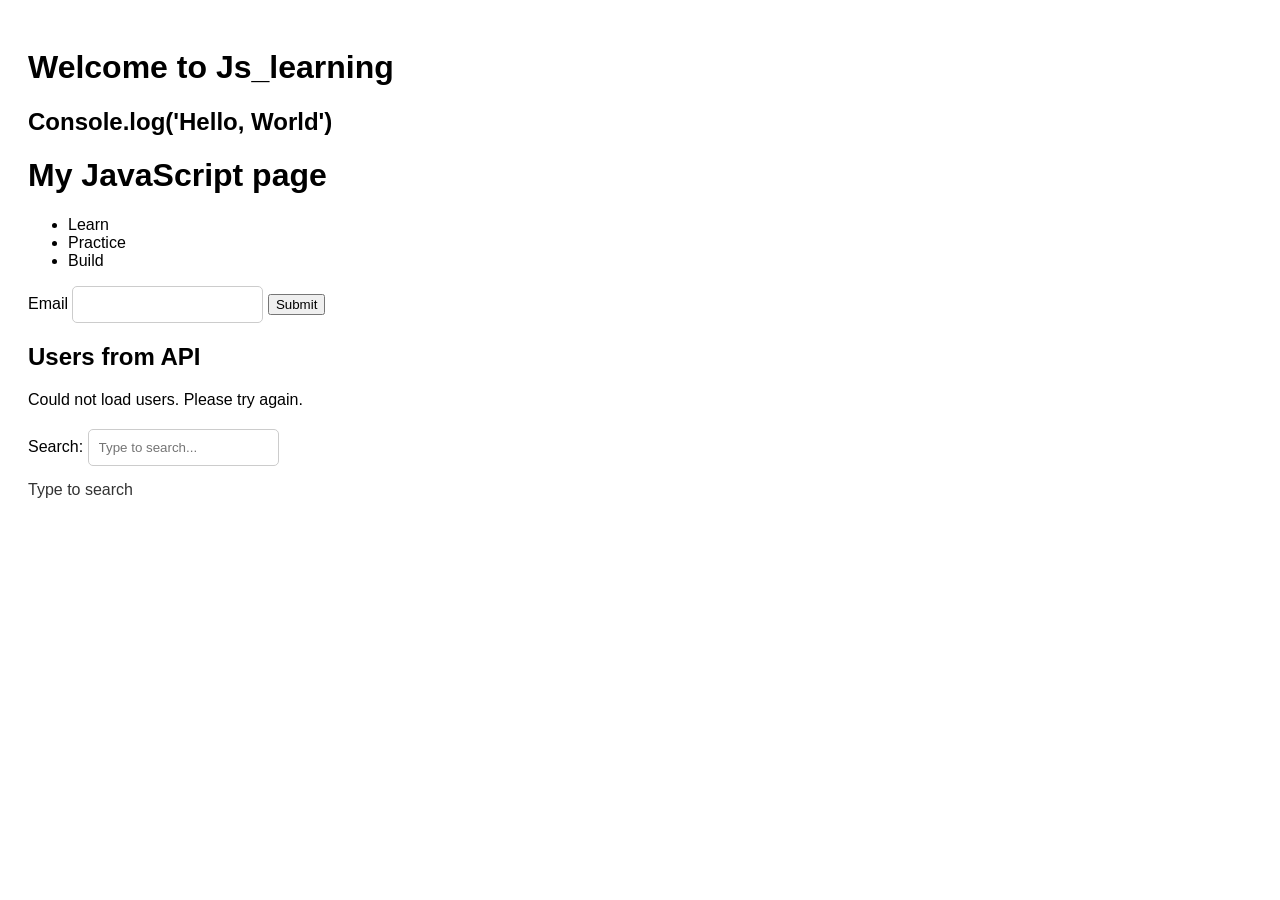
<file: JavaScript_Practice/js_learning/index.html>
<!DOCTYPE html>
<html lang="en">
<head>
    <meta charset="UTF-8">
    <meta name="viewport" content="width=device-width, initial-scale=1.0">
    <title>js_learning</title>
    <link rel="stylesheet" href="style.css">
</head>
<body>
    
    <!-- First program -->
    <h1>Welcome to Js_learning</h1>
    <h2>Console.log('Hello, World')</h2>



    <!-- The DOM: selecting and updating a page -->
    <h1 id="title">Hello</h1>
    <ul id="list"></ul>



    <!-- Events, forms and validation -->
    <form id="signup"><label>Email <input name="email" required></label>
    <button>Submit</button></form><p id="massage" aria-live="polite"></p>



    <!-- Fetch, HTTP and API integration -->
    
    <h2>Users from API</h2>

    <p id="status">Loading users...</p>

    <div id="users-container" class="users-container"></div>




    <!-- Browser APIs, accessibility, security and performance -->

    <label for="search">Search:</label>
    <input type="text" id="search" placeholder="Type to search...">

    <p id="results">Type to search</p>






    <script src="js_learning.js"></script>
</body>
</html>
</file>
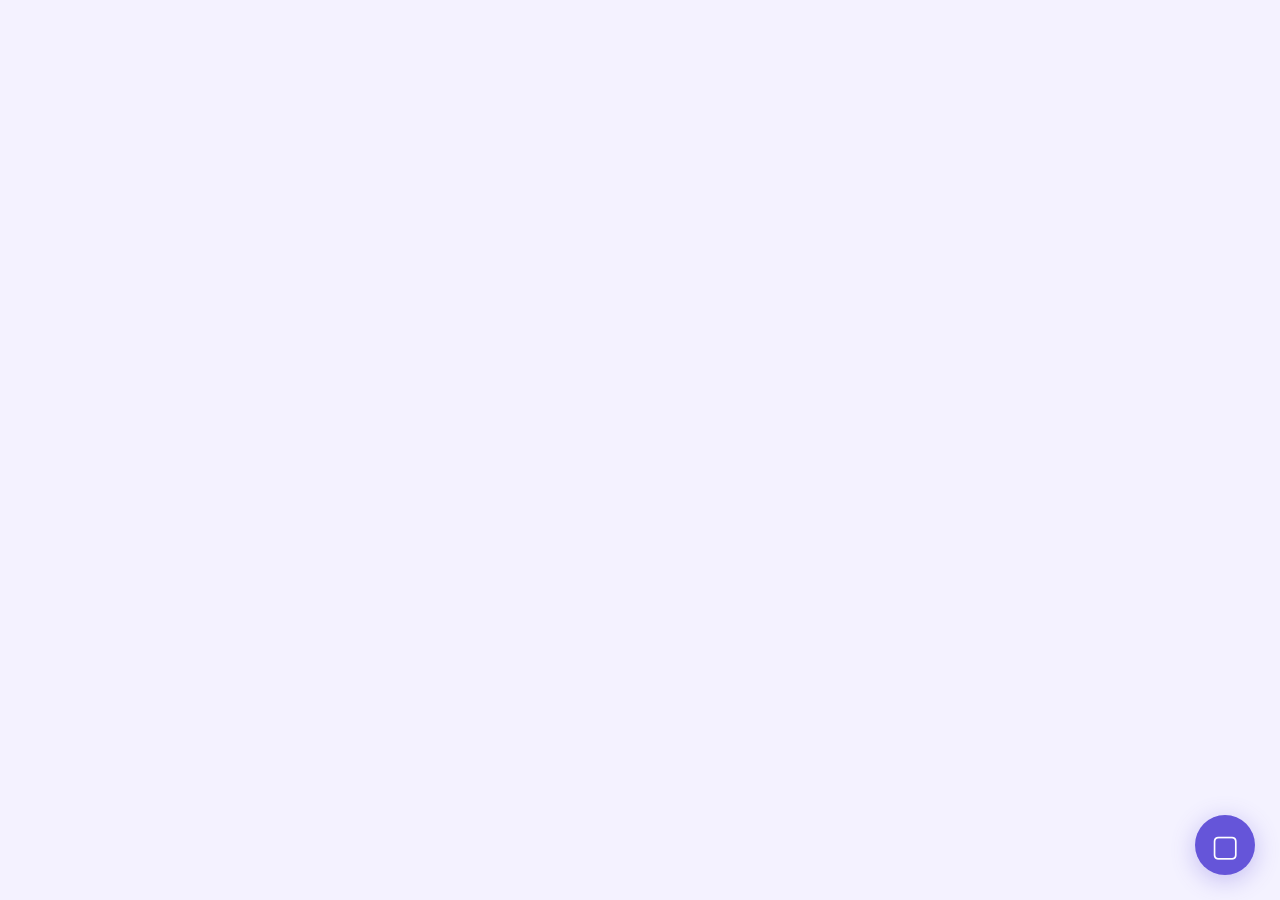
<file: JavaScript_Practice/js_projects/AI chatbot/index.html>
<!DOCTYPE html>
<html lang="en">
<head>
    <meta charset="UTF-8">
    <meta name="viewport" content="width=device-width, initial-scale=1.0">
    <title>AI Chatbox</title>
    <link rel="stylesheet" href="index.css">
</head>
<body>
    
    <!-- Chat launcher -->

<button class="chat-launcher"
        id="chatLauncher"
        aria-label="Open Necris AI">

    <span class="launcher-chat">▢</span>
    <span class="launcher-close">×</span>

</button>


<!-- Chat window -->

<section class="chat-window" id="chatWindow">

    <header class="chat-header">

        <div class="logo">✦</div>

        <div class="header-info">
            <h3>Sapphire :) AI</h3>
            <p>Your AI assistant</p>
        </div>

        <div class="header-actions">

            <button id="historyButton"
                    title="Chat history"
                    aria-label="Chat history">☷</button>

            <button id="newChatButton"
                    title="New chat"
                    aria-label="New chat">＋</button>

            <button id="minimizeButton"
                    title="Close chat"
                    aria-label="Close chat">×</button>

        </div>

    </header>


    <!-- History panel -->

    <div class="history-panel" id="historyPanel">

        <div class="history-heading">

            <h3>Chat history</h3>

            <button class="new-chat-button"
                    id="historyNewChat">+ New chat</button>

        </div>

        <div class="history-list" id="historyList"></div>

    </div>


    <!-- Messages -->

    <div class="messages" id="messages">

        <div class="welcome" id="welcome">

            <div class="welcome-icon">✦</div>

            <h2>How can I help you?</h2>

            <p>
                Ask questions, explore ideas, learn programming,
                or get help understanding a topic.
            </p>

        </div>

    </div>


    <!-- Selected images -->

    <div class="image-preview" id="imagePreview"></div>


    <!-- Composer -->

    <div class="composer-area">

        <div class="composer">

            <button class="tool-button"
                    id="uploadButton"
                    title="Upload images"
                    aria-label="Upload images">＋</button>

            <input type="file"
                   id="imageInput"
                   accept="image/*"
                   multiple
                   hidden>

            <textarea id="messageInput"
                      rows="1"
                      placeholder="Ask Sapphire anything..."
                      aria-label="Message"></textarea>

            <button class="tool-button"
                    id="emojiButton"
                    title="Add emoji"
                    aria-label="Add emoji">☺</button>

            <button class="send-button"
                    id="sendButton"
                    aria-label="Send message">↑</button>

            <div class="emoji-picker" id="emojiPicker" hidden>

                <button>😀</button>
                <button>😂</button>
                <button>😍</button>
                <button>🥹</button>
                <button>🤔</button>
                <button>👍</button>
                <button>❤️</button>
                <button>🔥</button>
                <button>🎉</button>
                <button>💻</button>
                <button>✨</button>
                <button>🙏</button>

            </div>

        </div>

    </div>

    <p class="disclaimer">
        Sapphire AI · Demo mode
    </p>

</section>



    <script src="script.js"></script>
</body>
</html>
</file>
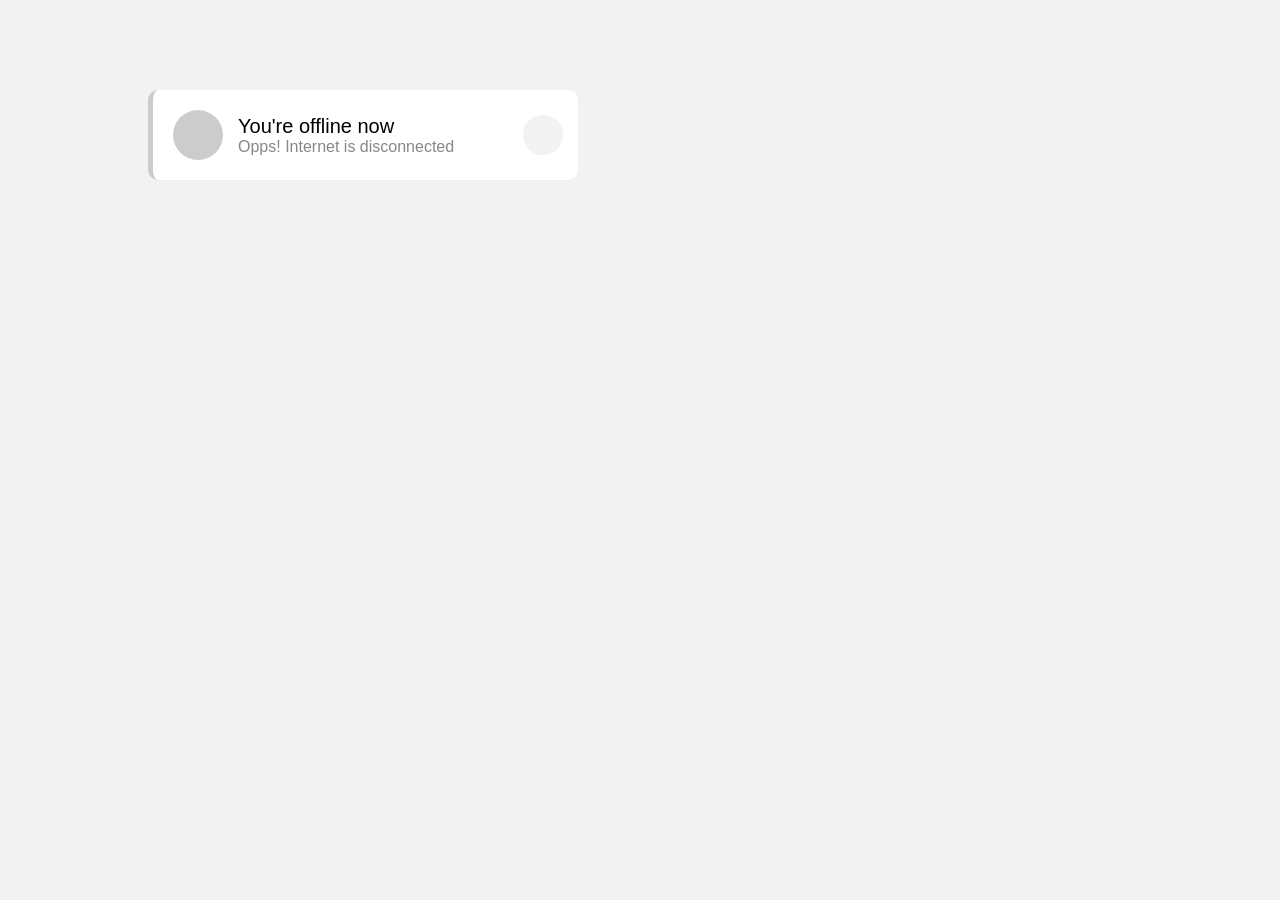
<file: JavaScript_Practice/js_projects/network status/index.html>
<!DOCTYPE html>
<html lang="en">
<head>
    <meta charset="UTF-8">
    <meta name="viewport" content="width=device-width, initial-scale=1.0">
    <title>Network Status</title>
    <link rel="stylesheet" href="index.css">
    <link rel="stylesheet" href="https://unicons.iconscout.com/release/v4.2.0/css/line.css">
</head>
<body>
    
    <div class="wrapper">
        <div class="toast">
            <div class="content">
                <div class="icon"></div>
                <div class="details">
                    <span></span>
                    <p></p>
                </div>
            </div>
            <div class="close-icon"><i class="uil uil-times"></i></div>
        </div>
    </div>


    <script src="script.js"></script>
</body>
</html>
</file>
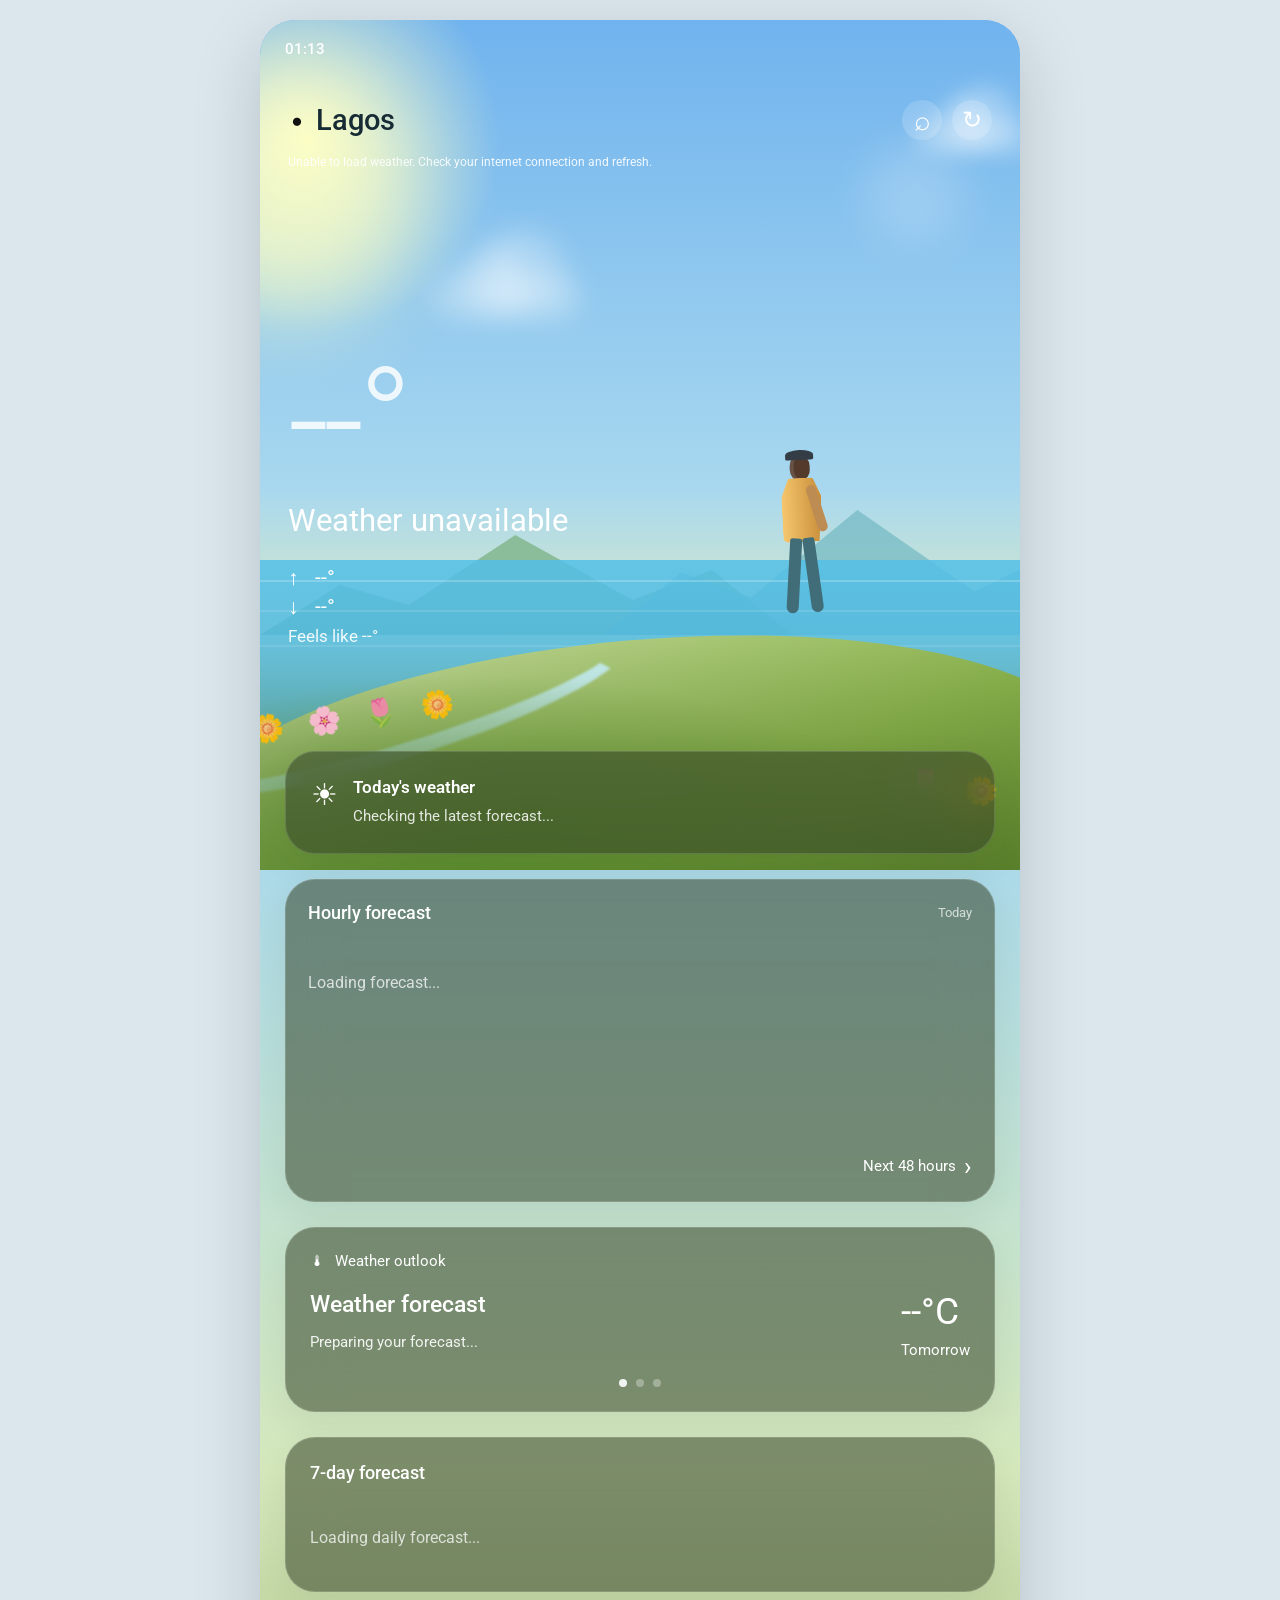
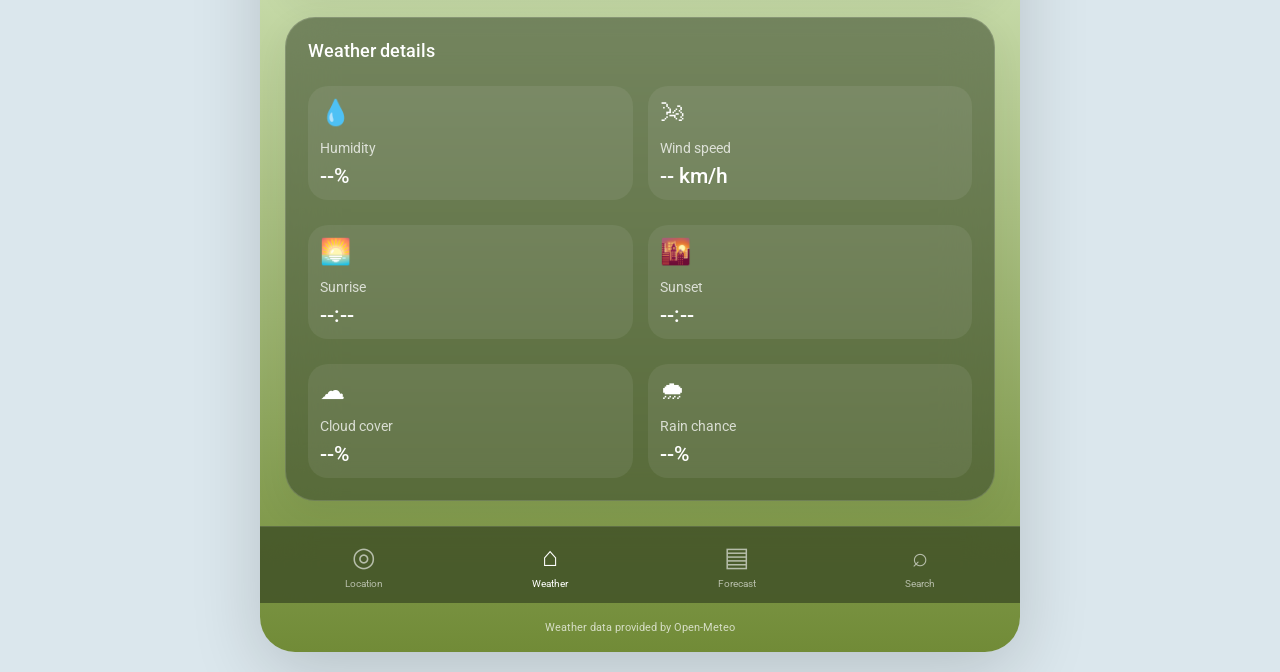
<file: JavaScript_Practice/js_projects/Weather App/index.html>
<!DOCTYPE html>
<html lang="en">
<head>
    <meta charset="UTF-8">
    <meta name="viewport" content="width=device-width, initial-scale=1.0">
    <meta name="theme-color" content="#78b8e9">

    <title>Weather App</title>

    <link rel="stylesheet" href="style.css">

    <link rel="preconnect" href="https://fonts.googleapis.com">
    <link rel="preconnect" href="https://fonts.gstatic.com" crossorigin>

    <link href="https://fonts.googleapis.com/css2?family=Roboto:wght@300;400;500;600;700&display=swap"
          rel="stylesheet">
</head>

<body>

    <main class="weather-app" id="weatherApp">

        <!-- Background -->
        <div class="background-scene" id="backgroundScene">
            <div class="sun-glow"></div>
            <div class="sun"></div>
            <div class="cloud cloud-one"></div>
            <div class="cloud cloud-two"></div>

            <div class="mountains">
                <div class="mountain mountain-one"></div>
                <div class="mountain mountain-two"></div>
            </div>

            <div class="ocean"></div>
            <div class="land"></div>

            <div class="river"></div>

            <div class="grass"></div>

            <div class="flowers flowers-one">🌼 🌸 🌷 🌼</div>
            <div class="flowers flowers-two">🌷 🌼 🌸 🌺</div>

            <div class="person">
                <div class="person-head"></div>
                <div class="person-body"></div>
                <div class="person-arm"></div>
                <div class="person-leg leg-one"></div>
                <div class="person-leg leg-two"></div>
            </div>
        </div>

        <!-- Top status bar -->
        <header class="top-bar">
            <span id="deviceTime">16:45</span>
        </header>

        <!-- Location -->
        <section class="location-section">

            <div class="location-name">
                <span class="location-pin">●</span>
                <span id="cityName">Lagos</span>
            </div>

            <button class="icon-button search-button"
                    id="openSearch"
                    aria-label="Search city">
                ⌕
            </button>

            <button class="icon-button refresh-button"
                    id="refreshWeather"
                    aria-label="Refresh weather">
                ↻
            </button>

        </section>

        <!-- Search panel -->
        <form class="search-panel hidden" id="searchForm">

            <input
                type="text"
                id="cityInput"
                placeholder="Search city..."
                autocomplete="off"
                required
            >

            <button type="submit">Search</button>

            <button type="button" id="closeSearch">✕</button>

        </form>

        <p class="status-message" id="statusMessage" role="status">
            Getting the latest weather...
        </p>

        <!-- Current weather -->
        <section class="current-weather">

            <div class="temperature" id="currentTemperature">--°</div>

            <div class="weather-description" id="weatherDescription">
                Loading weather...
            </div>

            <div class="high-low">
                <div>
                    <span>↑</span>
                    <span id="highTemperature">--°</span>
                </div>

                <div>
                    <span>↓</span>
                    <span id="lowTemperature">--°</span>
                </div>
            </div>

            <div class="feels-like">
                Feels like <span id="feelsLike">--°</span>
            </div>

        </section>

        <!-- Heat/weather message -->
        <section class="weather-alert glass-card">

            <div class="alert-icon" id="alertIcon">☀</div>

            <div>
                <h3 id="alertTitle">Today's weather</h3>
                <p id="alertDescription">
                    Checking the latest forecast...
                </p>
            </div>

        </section>

        <!-- Hourly forecast -->
        <section class="hourly-card glass-card">

            <div class="section-heading">
                <h2>Hourly forecast</h2>
                <span id="hourlyDate">Today</span>
            </div>

            <div class="hourly-list" id="hourlyForecast">

                <div class="loading-item">Loading forecast...</div>

            </div>

            <div class="temperature-chart">
                <svg
                    id="temperatureChart"
                    viewBox="0 0 340 80"
                    preserveAspectRatio="none"
                    aria-label="Hourly temperature graph"
                >
                    <defs>
                        <linearGradient id="chartGradient"
                                        x1="0" y1="0"
                                        x2="1" y2="0">
                            <stop offset="0%" stop-color="#ffbb43"/>
                            <stop offset="100%" stop-color="#ff8c25"/>
                        </linearGradient>
                    </defs>

                    <path id="chartPath"
                          d=""
                          fill="none"
                          stroke="url(#chartGradient)"
                          stroke-width="3"
                          stroke-linecap="round"/>
                </svg>
            </div>

            <div class="hourly-details" id="hourlyDetails"></div>

            <button class="text-button" id="showMoreHours">
                Next 48 hours <span>›</span>
            </button>

        </section>

        <!-- Weather highlight -->
        <section class="highlight-card glass-card">

            <div class="highlight-heading">
                <span>🌡</span>
                <span>Weather outlook</span>
            </div>

            <div class="highlight-content">

                <div>
                    <h3 id="highlightTitle">Weather forecast</h3>

                    <p id="highlightDescription">
                        Preparing your forecast...
                    </p>
                </div>

                <div class="tomorrow-temperature">
                    <strong id="tomorrowTemperature">--°C</strong>
                    <span>Tomorrow</span>
                </div>

            </div>

            <div class="dots">
                <span class="active"></span>
                <span></span>
                <span></span>
            </div>

        </section>

        <!-- Daily forecast -->
        <section class="daily-card glass-card">

            <div class="section-heading">
                <h2>7-day forecast</h2>
            </div>

            <div class="daily-list" id="dailyForecast">

                <div class="loading-item">Loading daily forecast...</div>

            </div>

        </section>

        <!-- Weather details -->
        <section class="details-card glass-card">

            <div class="section-heading">
                <h2>Weather details</h2>
            </div>

            <div class="details-grid">

                <div class="detail-item">
                    <span>💧</span>
                    <p>Humidity</p>
                    <strong id="humidity">--%</strong>
                </div>

                <div class="detail-item">
                    <span>🌬</span>
                    <p>Wind speed</p>
                    <strong id="windSpeed">-- km/h</strong>
                </div>

                <div class="detail-item">
                    <span>🌅</span>
                    <p>Sunrise</p>
                    <strong id="sunrise">--:--</strong>
                </div>

                <div class="detail-item">
                    <span>🌇</span>
                    <p>Sunset</p>
                    <strong id="sunset">--:--</strong>
                </div>

                <div class="detail-item">
                    <span>☁</span>
                    <p>Cloud cover</p>
                    <strong id="cloudCover">--%</strong>
                </div>

                <div class="detail-item">
                    <span>🌧</span>
                    <p>Rain chance</p>
                    <strong id="rainChance">--%</strong>
                </div>

            </div>

        </section>

        <!-- Bottom navigation -->
        <nav class="bottom-navigation">

            <button id="locationButton" aria-label="Use my location">
                <span>◎</span>
                <small>Location</small>
            </button>

            <button id="homeButton" class="nav-active" aria-label="Home">
                <span>⌂</span>
                <small>Weather</small>
            </button>

            <button id="forecastButton" aria-label="Forecast">
                <span>▤</span>
                <small>Forecast</small>
            </button>

            <button id="searchNavigation" aria-label="Search">
                <span>⌕</span>
                <small>Search</small>
            </button>

        </nav>

        <footer class="app-footer">
            Weather data provided by Open-Meteo
        </footer>

    </main>

    <script src="script.js"></script>

</body>
</html>
</file>
<file: JavaScript_Practice/js_learning/style.css>
/* Fetch, HTTP and API integration */

.users-container {
    display: grid;
    grid-template-columns: repeat(auto-fit, minmax(150px, 1fr));
    gap: 20px;
    margin-top: 20px;
}

.user-card {
    text-align: center;
    padding: 20px;
    border: 1px solid #ddd;
    border-radius: 12px;
    background: #fff;
}

.user-card img {
    width: 100px;
    height: 100px;
    border-radius: 50%;
    object-fit: cover;
}

.user-card h3 {
    margin-top: 12px;
    font-size: 16px;
    color: #222;
}



/* Browser APIs, accessibility, security and performance */

body {
    font-family: Arial, sans-serif;
    padding: 20px;
}

input {
    padding: 10px;
    border: 1px solid #ccc;
    border-radius: 5px;
}

#results {
    margin-top: 15px;
    color: #333;
}
</file>
<file: JavaScript_Practice/js_projects/AI chatbot/index.css>
* {
    margin: 0;
    padding: 0;
    box-sizing: border-box;
}

:root {
    --primary: #6555d9;
    --primary-dark: #5042bd;
    --background: #ffffff;
    --text: #252525;
    --secondary: #f4f4f7;
    --border: #e5e5eb;
}

body {
    font-family: Arial, sans-serif;
    background: #f4f2ff;
    color: var(--text);
}

/* Floating chat button */

.chat-launcher {
    position: fixed;
    right: 25px;
    bottom: 25px;

    width: 60px;
    height: 60px;

    border: none;
    border-radius: 50%;

    background: var(--primary);
    color: white;

    font-size: 30px;
    cursor: pointer;

    display: flex;
    justify-content: center;
    align-items: center;

    box-shadow: 0 5px 25px #6555d955;

    z-index: 1000;

    transition: 0.3s;
}

.chat-launcher:hover {
    background: var(--primary-dark);
    transform: scale(1.05);
}

.launcher-close {
    display: none;
}

/* Main chat window */

.chat-window {
    position: fixed;

    right: 25px;
    bottom: 100px;

    width: 390px;
    height: 570px;

    max-width: calc(100vw - 30px);
    max-height: calc(100dvh - 120px);

    background: var(--background);

    border-radius: 18px;

    display: flex;
    flex-direction: column;

    overflow: hidden;

    box-shadow: 0 15px 60px #24204430;

    opacity: 0;
    visibility: hidden;

    transform: translateY(20px) scale(.96);

    transition: 0.25s ease;

    z-index: 999;
}

.chat-window.active {
    opacity: 1;
    visibility: visible;
    transform: translateY(0) scale(1);
}

/* Header */

.chat-header {
    height: 68px;
    flex-shrink: 0;

    display: flex;
    align-items: center;

    padding: 12px 15px;

    gap: 10px;

    background: var(--primary);
    color: white;
}

.logo {
    width: 37px;
    height: 37px;

    border-radius: 50%;

    display: flex;
    align-items: center;
    justify-content: center;

    background: white;
    color: var(--primary);

    font-size: 22px;
    font-weight: bold;
}

.header-info {
    flex: 1;
}

.header-info h3 {
    font-size: 16px;
    margin-bottom: 4px;
}

.header-info p {
    font-size: 11px;
    opacity: 0.85;
}

.header-actions {
    display: flex;
    gap: 5px;
}

.header-actions button {
    width: 32px;
    height: 32px;

    border: none;
    border-radius: 7px;

    background: transparent;
    color: white;

    font-size: 23px;
    cursor: pointer;
}

.header-actions button:hover {
    background: #ffffff25;
}

/* History panel */

.history-panel {
    position: absolute;
    inset: 68px 0 0;

    background: white;
    z-index: 20;

    display: none;
    flex-direction: column;
}

.history-panel.active {
    display: flex;
}

.history-heading {
    padding: 15px;
    border-bottom: 1px solid var(--border);

    display: flex;
    align-items: center;
    justify-content: space-between;
}

.history-heading h3 {
    font-size: 15px;
}

.new-chat-button {
    border: none;
    border-radius: 8px;
    background: var(--primary);
    color: white;
    padding: 9px 12px;
    cursor: pointer;
}

.history-list {
    padding: 10px;
    overflow-y: auto;
    flex: 1;
}

.history-item {
    display: flex;
    align-items: center;
    gap: 5px;

    padding: 10px;
    margin-bottom: 5px;

    border-radius: 9px;

    cursor: pointer;
}

.history-item:hover,
.history-item.selected {
    background: #f0eeff;
}

.history-title {
    flex: 1;
    min-width: 0;

    overflow: hidden;
    white-space: nowrap;
    text-overflow: ellipsis;

    font-size: 13px;
}

.delete-chat {
    border: none;
    background: transparent;
    color: #888;

    padding: 5px;
    cursor: pointer;
}

.delete-chat:hover {
    color: #e33;
}

/* Messages */

.messages {
    flex: 1;

    overflow-y: auto;

    padding: 20px 14px;

    display: flex;
    flex-direction: column;
    gap: 20px;

    scroll-behavior: smooth;
}

.welcome {
    text-align: center;
    margin: auto 0;
    padding: 15px;
}

.welcome-icon {
    width: 55px;
    height: 55px;

    margin: 0 auto 15px;

    display: flex;
    justify-content: center;
    align-items: center;

    background: #efedff;
    color: var(--primary);

    border-radius: 18px;

    font-size: 28px;
}

.welcome h2 {
    font-size: 21px;
    margin-bottom: 8px;
}

.welcome p {
    font-size: 13px;
    line-height: 1.6;
    color: #777;
}

.message-row {
    display: flex;
    align-items: flex-start;
    gap: 9px;

    animation: messageAppear .25s ease;
}

@keyframes messageAppear {
    from {
        opacity: 0;
        transform: translateY(8px);
    }

    to {
        opacity: 1;
        transform: translateY(0);
    }
}

.message-avatar {
    width: 28px;
    height: 28px;

    border-radius: 50%;

    flex-shrink: 0;

    display: flex;
    justify-content: center;
    align-items: center;

    background: #efedff;
    color: var(--primary);

    font-weight: bold;
}

.message-content {
    max-width: 85%;

    padding: 11px 13px;

    font-size: 13px;
    line-height: 1.7;

    overflow-wrap: anywhere;

    border-radius: 4px 13px 13px 13px;
    background: var(--secondary);
}

.message-content pre {
    white-space: pre-wrap;
    overflow-wrap: anywhere;

    background: #20202b;
    color: #f2f2f2;

    padding: 12px;
    border-radius: 9px;

    overflow-x: auto;
    font-size: 12px;
}

.message-content code {
    font-family: Consolas, monospace;
}

.message-content img {
    display: block;
    max-width: 100%;
    max-height: 200px;

    object-fit: contain;
    border-radius: 8px;

    margin-top: 8px;
}

.user-row {
    justify-content: flex-end;
}

.user-row .message-content {
    background: var(--primary);
    color: white;

    border-radius: 13px 4px 13px 13px;

    white-space: pre-wrap;
}

.user-row .message-avatar {
    display: none;
}

/* Typing animation */

.typing {
    display: flex;
    align-items: center;
    gap: 5px;
    padding: 5px 0;
}

.typing span {
    width: 7px;
    height: 7px;

    border-radius: 50%;

    background: var(--primary);

    animation: typing 1s infinite ease-in-out;
}

.typing span:nth-child(2) {
    animation-delay: .15s;
}

.typing span:nth-child(3) {
    animation-delay: .3s;
}

@keyframes typing {
    0%, 60%, 100% {
        transform: translateY(0);
        opacity: .4;
    }

    30% {
        transform: translateY(-6px);
        opacity: 1;
    }
}

/* Image preview */

.image-preview {
    display: flex;
    gap: 8px;
    flex-wrap: wrap;

    padding: 5px 14px;
}

.image-preview:empty {
    display: none;
}

.preview-item {
    position: relative;
}

.preview-item img {
    width: 50px;
    height: 50px;

    object-fit: cover;
    border-radius: 8px;
}

.preview-item button {
    position: absolute;
    right: -5px;
    top: -5px;

    border: none;
    border-radius: 50%;

    background: #222;
    color: white;

    width: 20px;
    height: 20px;

    cursor: pointer;
}

/* Composer */

.composer-area {
    flex-shrink: 0;
    padding: 10px 12px 5px;
}

.composer {
    position: relative;

    display: flex;
    align-items: flex-end;
    gap: 5px;

    padding: 7px;

    border: 1px solid #dcdce5;
    border-radius: 17px;

    background: white;
}

.composer:focus-within {
    border-color: #a49ae9;
    box-shadow: 0 0 0 3px #6555d910;
}

.composer button {
    flex-shrink: 0;
}

.tool-button {
    width: 32px;
    height: 32px;

    border: none;
    border-radius: 9px;

    background: transparent;
    color: #777;

    font-size: 22px;
    cursor: pointer;
}

.tool-button:hover {
    background: #f0eeff;
    color: var(--primary);
}

#messageInput {
    flex: 1;
    min-width: 0;

    resize: none;

    border: none;
    outline: none;

    padding: 9px 3px;

    max-height: 100px;
    overflow-y: auto;

    background: transparent;

    font-family: inherit;
    font-size: 13px;
    line-height: 1.5;
}

#messageInput::placeholder {
    color: #999;
}

.send-button {
    width: 34px;
    height: 34px;

    border: none;
    border-radius: 11px;

    background: var(--primary);
    color: white;

    font-size: 20px;
    cursor: pointer;
}

.send-button:hover {
    background: var(--primary-dark);
}

.send-button:disabled {
    opacity: .5;
    cursor: wait;
}

.emoji-picker {
    position: absolute;
    bottom: 55px;
    left: 35px;

    width: 220px;

    display: grid;
    grid-template-columns: repeat(6, 1fr);
    gap: 5px;

    padding: 10px;

    border-radius: 12px;
    border: 1px solid var(--border);

    background: white;
    box-shadow: 0 5px 25px #00000015;
}

.emoji-picker[hidden] {
    display: none;
}

.emoji-picker button {
    border: none;
    background: transparent;

    font-size: 20px;
    padding: 5px;

    cursor: pointer;
}

.emoji-picker button:hover {
    background: #f0eeff;
    border-radius: 5px;
}

.disclaimer {
    text-align: center;
    color: #999;

    font-size: 10px;

    padding: 8px 0 10px;
}

/* Mobile */

@media (max-width: 480px) {
    .chat-window {
        right: 10px;
        bottom: 85px;

        width: calc(100vw - 20px);
        height: calc(100dvh - 105px);

        max-height: none;
    }

    .chat-launcher {
        right: 17px;
        bottom: 17px;

        width: 55px;
        height: 55px;
    }
}
</file>
<file: JavaScript_Practice/js_projects/network status/index.css>
* {
    margin: 0;
    padding: 0;
    box-sizing: border-box;
    font-family: 'Poppins', sans-serif;
}

body {
    background: #f2f2f2;
}

.wrapper {
    position: absolute;
    top: 10%;
    left: 10%;
    animation: show_toast 1s ease forwards;
}

@keyframes show_toast {
    0%{
        transform: translateX(-100%);
    }
    40%{
        transform: translateX(10%);
    }
    80%, 100%{
        transform: translateX(20px);
    }
}

.wrapper.hide {
    animation: hide_toast 1s ease forwards;
}
@keyframes hide_toast {
    0%{
        transform: translateX(20px);
    }
    40%{
        transform: translateX(10%);
    }
    80%, 100%{
        opacity: 0;
        pointer-events: none;
        transform: translateX(-100%);
    }
}

.wrapper .toast {
    background: #fff;
    padding: 20px 15px 20px 20px;
    border-radius: 10px;
    width: 430px;
    display: flex;
    border-left: 5px solid #2ecc71;
    align-items: center;
    justify-content: space-between;
    box-shadow: 1px 7px -5px rgba(0,0,0,0.15);
}

.wrapper .toast.offline {
    border-color: #ccc;
}

.toast .content {
    display: flex;
    align-items: center;
}

.toast .content .icon {
    font-size: 25px;
    background: #2ecc71;
    height: 50px;
    width: 50px;
    line-height: 50px;
    text-align: center;
    border-radius: 50%;
    color: #fff;
}

.toast.offline .content .icon {
    background: #ccc;
}

.toast .content .details {
    margin-left: 15px;
}

.content .details span {
    font-size: 20px;
    font-weight: 500;
}

.content .details p {
    color: #878787;
}

.toast .close-icon {
    background: #f2f2f2;
    height: 40px;
    width: 40px;
    text-align: center;
    line-height: 40px;
    font-size: 23px;
    cursor: pointer;
    color: #878787;
    border-radius: 50%;
}
</file>
<file: JavaScript_Practice/js_projects/Weather App/style.css>
/* ================================
   GLOBAL STYLES
================================ */

* {
    margin: 0;
    padding: 0;
    box-sizing: border-box;
}

:root {
    --text-color: #ffffff;
    --glass-background: rgba(51, 67, 39, 0.55);
    --glass-border: rgba(255, 255, 255, 0.14);
    --accent-color: #ffb735;
}

html {
    scroll-behavior: smooth;
}

body {
    font-family: 'Roboto', sans-serif;
    background: #d2e8f8;
    color: var(--text-color);
    min-height: 100vh;
}

button,
input {
    font: inherit;
}

button {
    cursor: pointer;
    color: inherit;
}

.weather-app {
    position: relative;
    isolation: isolate;
    min-height: 100vh;
    max-width: 760px;
    margin: auto;
    overflow: hidden;
    background: linear-gradient(
        180deg,
        #73b5ed 0%,
        #a7d8ed 35%,
        #d5e8bc 65%,
        #718b37 100%
    );
}

/* ================================
   BACKGROUND SCENE
================================ */

.background-scene {
    position: absolute;
    inset: 0 0 auto;
    height: 850px;
    overflow: hidden;
    z-index: -1;
    background:
        radial-gradient(
            circle at 6% 14%,
            rgba(255, 255, 200, 0.95),
            transparent 19%
        ),
        linear-gradient(
            180deg,
            #70b3ee 0%,
            #a8d8ef 55%,
            #e4edbf 76%,
            #94b84f 100%
        );
}

.sun-glow {
    position: absolute;
    top: 60px;
    left: -90px;
    width: 240px;
    height: 240px;
    border-radius: 50%;
    background: rgba(255, 255, 194, 0.65);
    filter: blur(45px);
}

.sun {
    position: absolute;
    top: 125px;
    right: 55px;
    width: 100px;
    height: 100px;
    border-radius: 50%;
    background: rgba(255, 255, 255, 0.18);
    filter: blur(20px);
}

.cloud {
    position: absolute;
    width: 115px;
    height: 35px;
    border-radius: 50px;
    background: rgba(255, 255, 255, 0.26);
    filter: blur(10px);
}

.cloud::before,
.cloud::after {
    content: "";
    position: absolute;
    border-radius: 50%;
    background: inherit;
}

.cloud::before {
    width: 55px;
    height: 55px;
    top: -23px;
    left: 20px;
}

.cloud::after {
    width: 65px;
    height: 65px;
    top: -35px;
    right: 13px;
}

.cloud-one {
    top: 100px;
    right: -10px;
}

.cloud-two {
    top: 260px;
    left: 25%;
    transform: scale(1.3);
}

.ocean {
    position: absolute;
    top: 540px;
    left: 0;
    width: 100%;
    height: 170px;
    background: linear-gradient(
        180deg,
        rgba(83, 192, 231, 0.85),
        rgba(72, 176, 220, 0.8)
    );
}

.ocean::after {
    content: "";
    position: absolute;
    top: 20px;
    left: 0;
    width: 100%;
    height: 2px;
    background: rgba(255, 255, 255, 0.22);
    box-shadow:
        0 30px rgba(255, 255, 255, 0.12),
        0 65px rgba(255, 255, 255, 0.1);
}

.mountains {
    position: absolute;
    top: 475px;
    width: 100%;
    height: 140px;
}

.mountain {
    position: absolute;
    bottom: 0;
    width: 70%;
    height: 100px;
    background: #8bbd9a;
    clip-path: polygon(
        0 100%,
        15% 50%,
        28% 70%,
        48% 0,
        70% 65%,
        85% 35%,
        100% 100%
    );
}

.mountain-two {
    right: -15%;
    height: 125px;
    opacity: 0.65;
    background: #6eb6c1;
}

.land {
    position: absolute;
    top: 620px;
    left: -10%;
    width: 120%;
    height: 300px;
    border-radius: 50% 50% 0 0;
    background: linear-gradient(
        160deg,
        #c7dba0,
        #8bb34d 60%,
        #688e35
    );
    transform: rotate(-5deg);
}

.river {
    position: absolute;
    top: 645px;
    left: -15%;
    width: 65%;
    height: 95px;
    border-radius: 50%;
    border: 15px solid rgba(203, 243, 255, 0.9);
    border-top-color: transparent;
    border-right-color: transparent;
    transform: rotate(-17deg);
    filter: blur(1px);
}

.grass {
    position: absolute;
    bottom: 0;
    width: 100%;
    height: 230px;
    background:
        radial-gradient(
            ellipse at 30% 100%,
            #5d8d2f,
            transparent 60%
        ),
        linear-gradient(
            180deg,
            transparent,
            rgba(69, 106, 30, 0.55)
        );
}

.flowers {
    position: absolute;
    font-size: 27px;
    letter-spacing: 8px;
    white-space: nowrap;
    opacity: 0.9;
}

.flowers-one {
    top: 680px;
    left: -10px;
    transform: rotate(-8deg);
}

.flowers-two {
    top: 760px;
    right: -100px;
    transform: rotate(8deg);
}

/* Decorative person */

.person {
    position: absolute;
    top: 435px;
    right: 25%;
    width: 58px;
    height: 190px;
    z-index: 2;
    transform: rotate(-3deg);
}

.person-head {
    position: absolute;
    top: 0;
    left: 22px;
    width: 20px;
    height: 25px;
    border-radius: 45% 45% 40% 40%;
    background: #533a2b;
    box-shadow: inset 4px 0 rgba(255, 255, 255, 0.12);
}

.person-head::before {
    content: "";
    position: absolute;
    top: -5px;
    left: -4px;
    width: 28px;
    height: 10px;
    border-radius: 50% 50% 10% 10%;
    background: #343d46;
}

.person-body {
    position: absolute;
    top: 23px;
    left: 12px;
    width: 40px;
    height: 64px;
    border-radius: 12px 12px 5px 5px;
    background: linear-gradient(90deg, #f5c76d, #c88d39);
    clip-path: polygon(
        20% 0,
        80% 0,
        100% 30%,
        90% 100%,
        0 100%,
        0 30%
    );
}

.person-arm {
    position: absolute;
    top: 30px;
    left: 42px;
    width: 10px;
    height: 48px;
    background: #bd8c53;
    border-radius: 10px;
    transform: rotate(-15deg);
}

.person-leg {
    position: absolute;
    top: 83px;
    width: 12px;
    height: 75px;
    border-radius: 3px 3px 8px 8px;
    background: #416d78;
}

.leg-one {
    left: 15px;
    transform: rotate(6deg);
}

.leg-two {
    left: 34px;
    transform: rotate(-5deg);
}

/* ================================
   TOP BAR
================================ */

.top-bar {
    height: 70px;
    padding: 20px 25px 0;
    display: flex;
    justify-content: space-between;
    align-items: flex-start;
    font-size: 15px;
    font-weight: 500;
}

.status-icons {
    display: flex;
    gap: 10px;
    align-items: center;
}

.battery {
    border: 1px solid rgba(255, 255, 255, 0.9);
    border-radius: 6px;
    padding: 2px 5px;
    font-size: 11px;
}

/* ================================
   LOCATION
================================ */

.location-section {
    padding: 10px 28px;
    display: flex;
    align-items: center;
    gap: 10px;
}

.location-name {
    display: flex;
    align-items: center;
    gap: 10px;
    color: #172b35;
    font-size: 29px;
    font-weight: 500;
    flex: 1;
}

.location-pin {
    width: 18px;
    height: 18px;
    display: inline-flex;
    justify-content: center;
    align-items: center;
    color: #111;
    font-size: 19px;
}

.icon-button {
    border: none;
    background: rgba(255, 255, 255, 0.16);
    width: 40px;
    height: 40px;
    border-radius: 50%;
    font-size: 28px;
}

.refresh-button {
    font-size: 24px;
}

/* ================================
   SEARCH
================================ */

.search-panel {
    display: flex;
    gap: 8px;
    margin: 15px 25px;
    padding: 10px;
    background: rgba(255, 255, 255, 0.9);
    border-radius: 16px;
}

.search-panel input {
    width: 100%;
    min-width: 0;
    border: none;
    outline: none;
    background: transparent;
    color: #202020;
    padding: 8px;
}

.search-panel button {
    padding: 9px 12px;
    border: none;
    border-radius: 10px;
    background: #405b32;
    color: white;
}

.hidden {
    display: none;
}

.status-message {
    margin: 5px 28px;
    font-size: 12px;
    color: rgba(255, 255, 255, 0.9);
}

/* ================================
   CURRENT WEATHER
================================ */

.current-weather {
    padding: 175px 28px 105px;
    position: relative;
}

.temperature {
    font-size: clamp(90px, 20vw, 145px);
    font-weight: 300;
    line-height: 1;
    letter-spacing: -7px;
    color: rgba(255, 255, 255, 0.83);
}

.weather-description {
    font-size: 31px;
    margin-top: 8px;
    font-weight: 400;
}

.high-low {
    margin-top: 27px;
    font-size: 21px;
    display: flex;
    flex-direction: column;
    gap: 5px;
}

.high-low span:first-child {
    display: inline-block;
    width: 22px;
}

.feels-like {
    font-size: 17px;
    margin-top: 7px;
    color: rgba(255, 255, 255, 0.9);
}

/* ================================
   GLASS CARDS
================================ */

.glass-card {
    position: relative;
    margin: 0 25px 25px;
    padding: 22px;
    border: 1px solid var(--glass-border);
    border-radius: 30px;
    background: var(--glass-background);
    backdrop-filter: blur(24px);
    -webkit-backdrop-filter: blur(24px);
    box-shadow: 0 12px 35px rgba(38, 56, 25, 0.08);
}

.section-heading {
    display: flex;
    align-items: center;
    justify-content: space-between;
    margin-bottom: 25px;
}

.section-heading h2 {
    font-size: 18px;
    font-weight: 500;
}

.section-heading > span {
    font-size: 13px;
    color: rgba(255, 255, 255, 0.72);
}

/* ================================
   WEATHER ALERT
================================ */

.weather-alert {
    display: flex;
    align-items: flex-start;
    gap: 15px;
    padding: 25px;
}

.alert-icon {
    font-size: 30px;
}

.weather-alert h3 {
    font-size: 17px;
    font-weight: 600;
    margin-bottom: 8px;
}

.weather-alert p {
    line-height: 1.5;
    font-size: 15px;
    color: rgba(255, 255, 255, 0.85);
}

/* ================================
   HOURLY FORECAST
================================ */

.hourly-card {
    padding-bottom: 20px;
}

.hourly-list {
    display: flex;
    gap: 25px;
    overflow-x: auto;
    padding: 5px 0 20px;
    scrollbar-width: none;
}

.hourly-list::-webkit-scrollbar,
.daily-list::-webkit-scrollbar {
    display: none;
}

.hour-item {
    min-width: 44px;
    display: flex;
    align-items: center;
    flex-direction: column;
    gap: 14px;
}

.hour-time {
    font-size: 13px;
    color: rgba(255, 255, 255, 0.8);
}

.hour-icon {
    font-size: 25px;
    min-height: 30px;
}

.hour-temp {
    font-size: 17px;
    font-weight: 500;
}

.hour-rain {
    font-size: 12px;
    color: rgba(255, 255, 255, 0.8);
}

.temperature-chart {
    height: 80px;
    margin-top: 10px;
}

.temperature-chart svg {
    width: 100%;
    height: 100%;
    overflow: visible;
}

.hourly-details {
    display: flex;
    justify-content: space-between;
    gap: 10px;
    overflow-x: auto;
    padding: 10px 0;
}

.hourly-detail {
    min-width: 38px;
    text-align: center;
    font-size: 12px;
    color: rgba(255, 255, 255, 0.8);
}

.text-button {
    display: flex;
    align-items: center;
    gap: 8px;
    margin: 10px 0 0 auto;
    border: none;
    background: transparent;
    font-size: 15px;
}

.text-button span {
    font-size: 25px;
}

/* ================================
   HIGHLIGHT CARD
================================ */

.highlight-card {
    padding: 24px;
}

.highlight-heading {
    display: flex;
    align-items: center;
    gap: 10px;
    font-size: 15px;
    margin-bottom: 20px;
}

.highlight-content {
    display: flex;
    justify-content: space-between;
    gap: 15px;
}

.highlight-content > div:first-child {
    max-width: 65%;
}

.highlight-content h3 {
    font-size: 23px;
    font-weight: 500;
    line-height: 1.3;
}

.highlight-content p {
    margin-top: 12px;
    font-size: 15px;
    line-height: 1.5;
    color: rgba(255, 255, 255, 0.9);
}

.tomorrow-temperature {
    display: flex;
    flex-direction: column;
    gap: 8px;
    align-items: flex-start;
}

.tomorrow-temperature strong {
    font-size: 37px;
    font-weight: 400;
    white-space: nowrap;
}

.tomorrow-temperature span {
    font-size: 15px;
}

.dots {
    display: flex;
    justify-content: center;
    gap: 9px;
    margin-top: 20px;
}

.dots span {
    width: 8px;
    height: 8px;
    border-radius: 50%;
    background: rgba(255, 255, 255, 0.3);
}

.dots .active {
    background: rgba(255, 255, 255, 0.9);
}

/* ================================
   DAILY FORECAST
================================ */

.daily-card {
    padding: 24px;
}

.daily-list {
    display: flex;
    flex-direction: column;
    gap: 22px;
}

.daily-item {
    display: grid;
    grid-template-columns: 1fr 38px 45px 1fr 45px;
    gap: 8px;
    align-items: center;
    font-size: 14px;
}

.daily-day {
    font-weight: 500;
}

.daily-icon {
    font-size: 23px;
    text-align: center;
}

.daily-rain {
    font-size: 12px;
    text-align: center;
    color: rgba(255, 255, 255, 0.85);
}

.daily-low {
    text-align: right;
    color: rgba(255, 255, 255, 0.65);
}

.daily-high {
    text-align: right;
    font-weight: 500;
}

/* ================================
   WEATHER DETAILS
================================ */

.details-grid {
    display: grid;
    grid-template-columns: repeat(2, 1fr);
    gap: 25px 15px;
}

.detail-item {
    padding: 12px;
    border-radius: 20px;
    background: rgba(255, 255, 255, 0.07);
}

.detail-item > span {
    font-size: 25px;
}

.detail-item p {
    margin: 13px 0 8px;
    font-size: 14px;
    color: rgba(255, 255, 255, 0.75);
}

.detail-item strong {
    font-size: 21px;
    font-weight: 500;
}

/* ================================
   BOTTOM NAVIGATION
================================ */

.bottom-navigation {
    position: sticky;
    bottom: 0;
    z-index: 5;
    display: flex;
    justify-content: space-around;
    align-items: center;
    padding: 14px 10px calc(14px + env(safe-area-inset-bottom));
    background: rgba(65, 82, 39, 0.85);
    backdrop-filter: blur(25px);
    -webkit-backdrop-filter: blur(25px);
    border-top: 1px solid rgba(255, 255, 255, 0.12);
}

.bottom-navigation button {
    display: flex;
    flex-direction: column;
    align-items: center;
    gap: 5px;
    border: none;
    background: transparent;
    color: rgba(255, 255, 255, 0.6);
}

.bottom-navigation button span {
    font-size: 27px;
}

.bottom-navigation button small {
    font-size: 10px;
}

.bottom-navigation .nav-active {
    color: white;
}

.app-footer {
    text-align: center;
    padding: 18px 10px;
    font-size: 11px;
    color: rgba(255, 255, 255, 0.7);
}

.loading-item {
    padding: 20px 0;
    color: rgba(255, 255, 255, 0.75);
}

/* ================================
   WEATHER CONDITIONS
================================ */

.weather-app.night .background-scene {
    background: linear-gradient(
        180deg,
        #101c3e,
        #354f75 45%,
        #55736c 75%,
        #33472b
    );
}

.weather-app.night .sun-glow {
    background: rgba(174, 197, 255, 0.2);
}

.weather-app.rainy .background-scene {
    background: linear-gradient(
        180deg,
        #657d91,
        #8ba8b6 45%,
        #7e9d8d 75%,
        #536d4a
    );
}

.weather-app.cloudy .background-scene {
    background: linear-gradient(
        180deg,
        #9ab9ca,
        #b7ced6 45%,
        #d2dfc0 75%,
        #7b9b53
    );
}

/* ================================
   RESPONSIVE DESIGN
================================ */

@media (min-width: 761px) {

    body {
        padding: 20px 0;
        background: #dbe7ed;
    }

    .weather-app {
        border-radius: 35px;
        box-shadow: 0 20px 70px rgba(0, 0, 0, 0.16);
    }

    .background-scene {
        border-radius: 35px 35px 0 0;
    }

}

@media (max-width: 480px) {

    .top-bar {
        padding-left: 22px;
        padding-right: 22px;
    }

    .location-section {
        padding-left: 22px;
        padding-right: 22px;
    }

    .location-name {
        font-size: 27px;
    }

    .current-weather {
        padding-left: 24px;
        padding-right: 24px;
    }

    .glass-card {
        margin-left: 18px;
        margin-right: 18px;
        border-radius: 27px;
        padding: 20px;
    }

    .temperature {
        font-size: 110px;
    }

    .weather-description {
        font-size: 27px;
    }

    .person {
        right: 23%;
    }

    .hourly-list {
        gap: 22px;
    }

    .highlight-content h3 {
        font-size: 19px;
    }

    .tomorrow-temperature strong {
        font-size: 32px;
    }

    .daily-item {
        grid-template-columns: 1fr 30px 40px 1fr 40px;
        gap: 5px;
        font-size: 13px;
    }

}

@media (max-width: 350px) {

    .temperature {
        font-size: 90px;
    }

    .details-grid {
        grid-template-columns: 1fr;
    }

    .highlight-content {
        flex-direction: column;
    }

    .highlight-content > div:first-child {
        max-width: 100%;
    }

}
</file>
